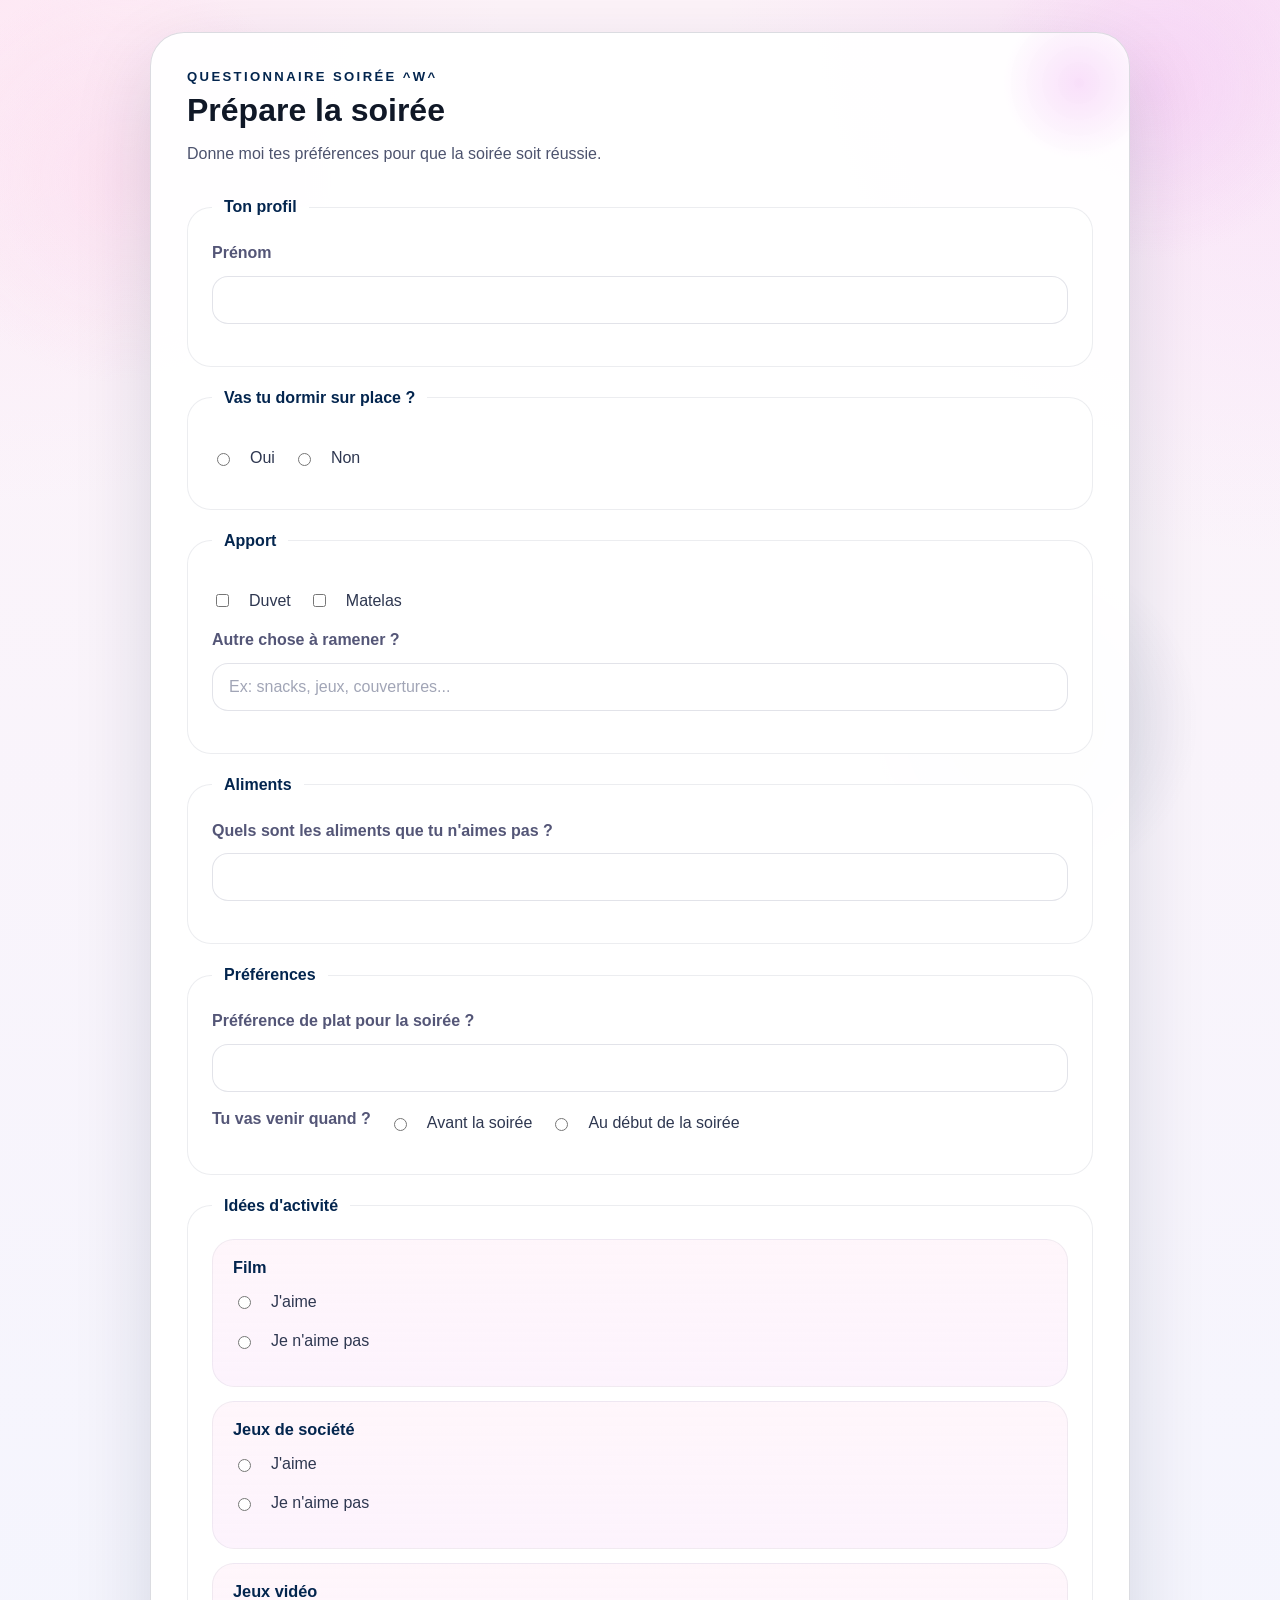
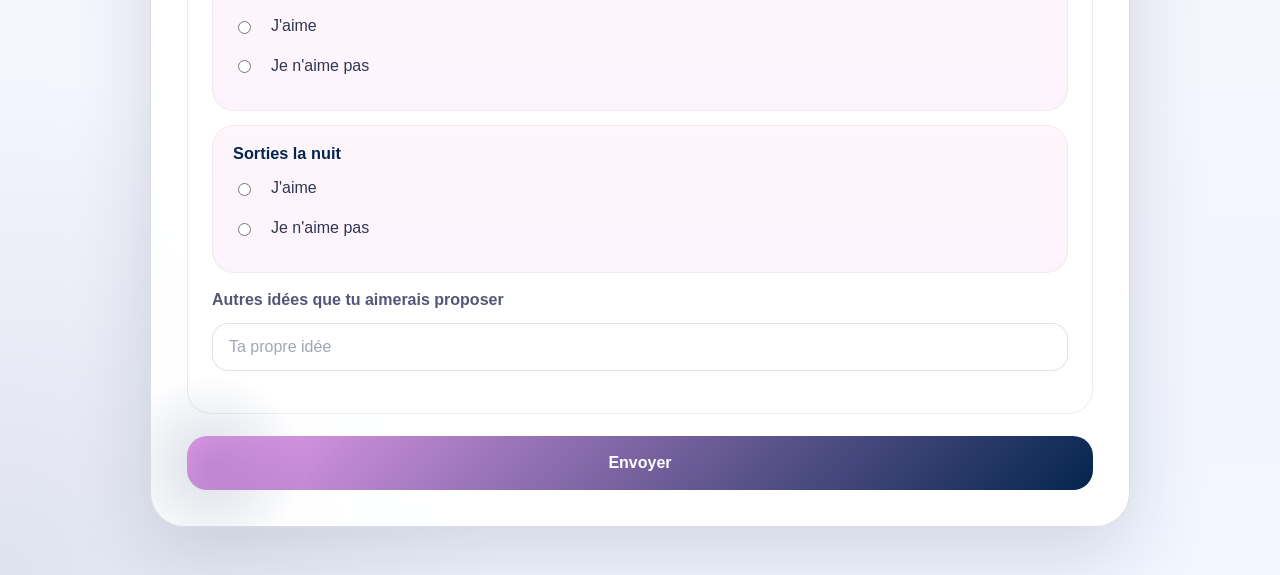
<file: index.html>
<!DOCTYPE html>
<html lang="fr">
<head>
    <meta charset="UTF-8">
    <meta name="viewport" content="width=device-width, initial-scale=1.0">
    <title>Soirée infos</title>
    <link rel="stylesheet" href="soir.css">
</head>
<body>
    <main class="page">
        <form class="card" action="https://formspree.io/f/xzdqkpgq" method="POST">
            <header class="card-header">
                <p class="eyebrow">Questionnaire soirée ^w^</p>
                <h1 id="title_pr">Prépare la soirée</h1>
                <p class="intro">Donne moi tes préférences pour que la soirée soit réussie.</p>
            </header>

            <fieldset>
                <legend>Ton profil</legend>
                <label class="field">
                    <span>Prénom</span>
                    <input type="text" name="prenom_utilisateur" required>
                </label>
            </fieldset>

            <fieldset>
                <legend>Vas tu dormir sur place ?</legend>
                <div class="radio-group">
                    <label><input type="radio" name="dort_sur_place" value="yes"> Oui</label>
                    <label><input type="radio" name="dort_sur_place" value="no"> Non</label>
                </div>
            </fieldset>

            <fieldset>
                <legend>Apport</legend>
                <div class="checkbox-group">
                    <label><input type="checkbox" name="apporte_duvet"> Duvet</label>
                    <label><input type="checkbox" name="apporte_matelas"> Matelas</label>
                </div>
                <label class="field">
                    <span>Autre chose à ramener ?</span>
                    <input type="text" name="autre_apport" placeholder="Ex: snacks, jeux, couvertures...">
                </label>
            </fieldset>

            <fieldset>
                <legend>Aliments</legend>
                <label class="field">
                    <span>Quels sont les aliments que tu n'aimes pas ?</span>
                    <input type="text" name="aliments_non_aimes">
                </label>
            </fieldset>

            <fieldset>
                <legend>Préférences</legend>
                <label class="field">
                    <span>Préférence de plat pour la soirée ?</span>
                    <input type="text" name="preference_plat">
                </label>
                <div class="radio-group">
                    <span>Tu vas venir quand ?</span>
                    <label><input type="radio" name="moment_arrivee" value="avant"> Avant la soirée</label>
                    <label><input type="radio" name="moment_arrivee" value="start"> Au début de la soirée</label>
                </div>
            </fieldset>

            <fieldset>
                <legend>Idées d'activité</legend>
                <div class="activity-group">
                    <div>
                        <h3>Film</h3>
                        <label><input type="radio" name="activite_film" value="oui"> J'aime</label>
                        <label><input type="radio" name="activite_film" value="non"> Je n'aime pas</label>
                    </div>
                    <div>
                        <h3>Jeux de société</h3>
                        <label><input type="radio" name="activite_jeux_societe" value="oui"> J'aime</label>
                        <label><input type="radio" name="activite_jeux_societe" value="non"> Je n'aime pas</label>
                    </div>
                    <div>
                        <h3>Jeux vidéo</h3>
                        <label><input type="radio" name="activite_jeux_video" value="oui"> J'aime</label>
                        <label><input type="radio" name="activite_jeux_video" value="non"> Je n'aime pas</label>
                    </div>
                    <div>
                        <h3>Sorties la nuit</h3>
                        <label><input type="radio" name="activite_sorties_nuit" value="oui"> J'aime</label>
                        <label><input type="radio" name="activite_sorties_nuit" value="non"> Je n'aime pas</label>
                    </div>
                </div>
                <label class="field">
                    <span>Autres idées que tu aimerais proposer</span>
                    <input type="text" name="idee_personnelle_souhaitee" placeholder="Ta propre idée">
                </label>
            </fieldset>

            <button id="button" type="submit">Envoyer</button>
        </form>
    </main>
</body>
</html>
</file>
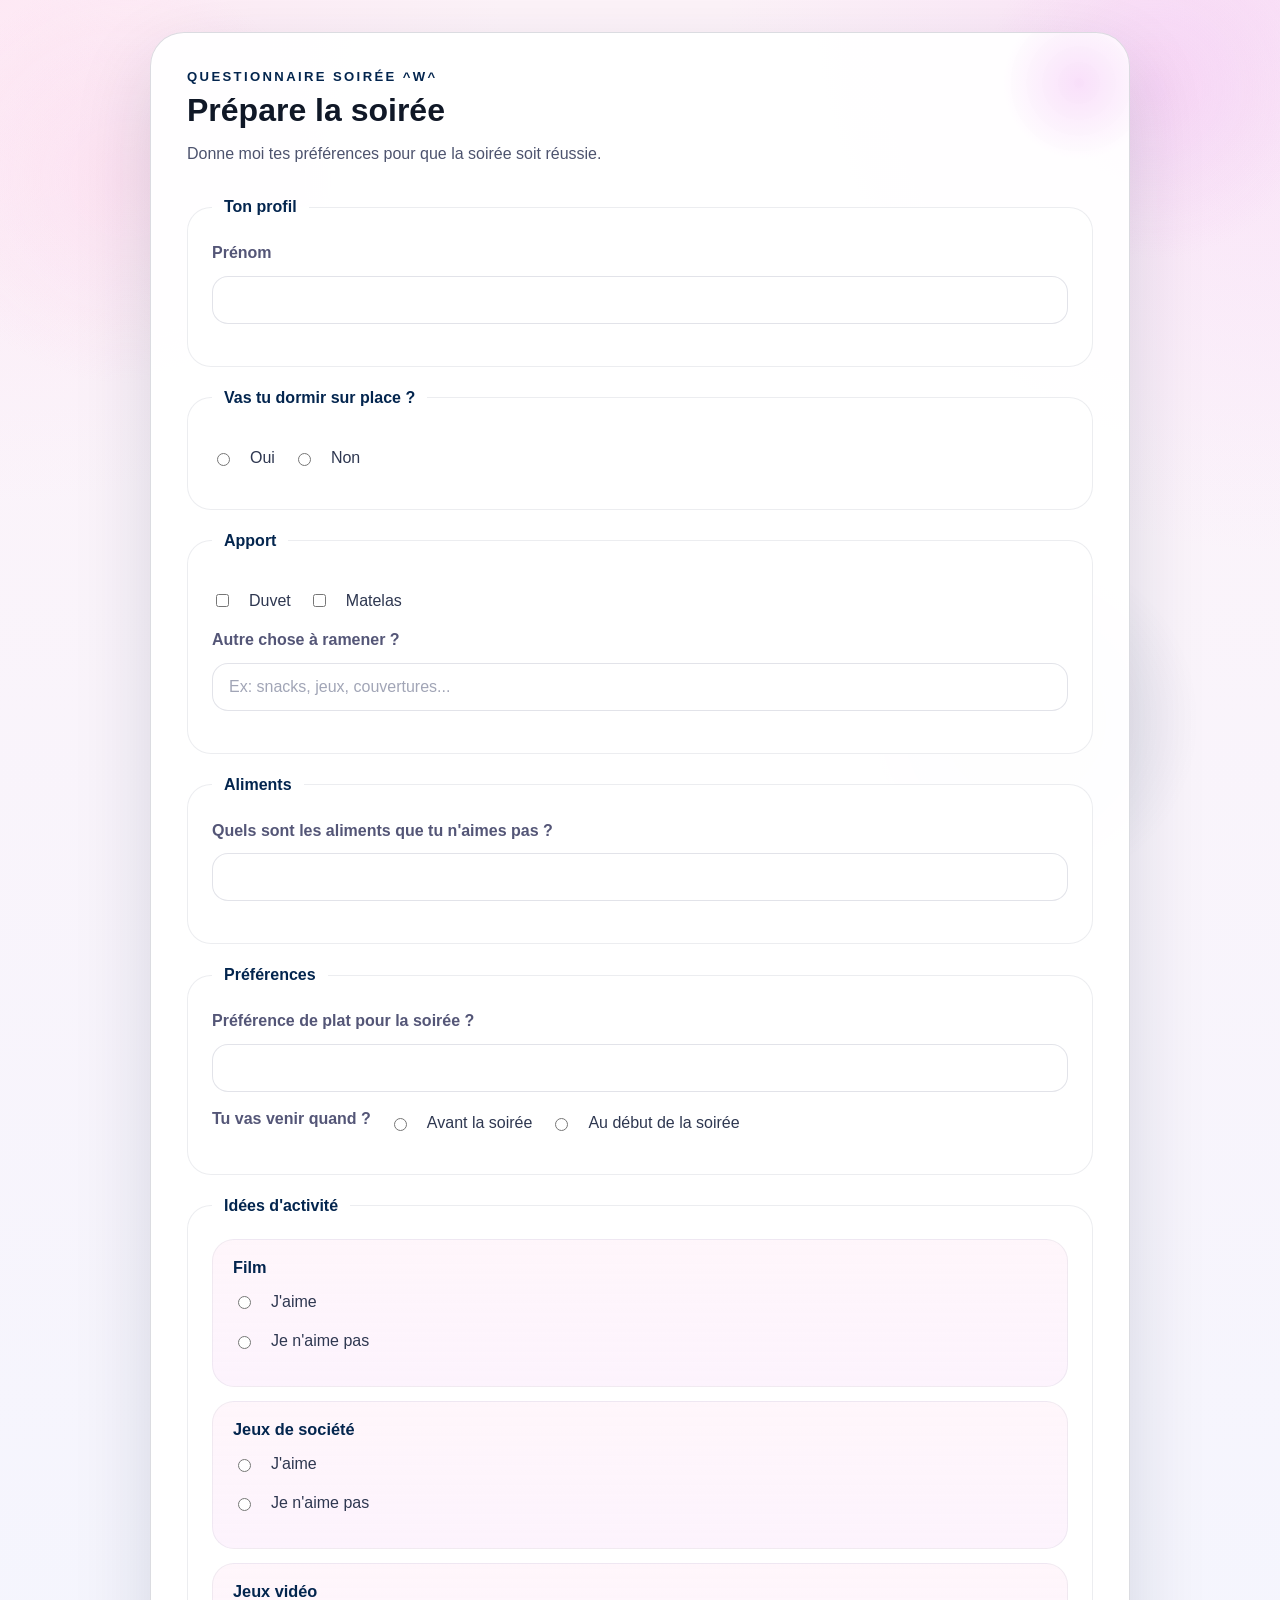
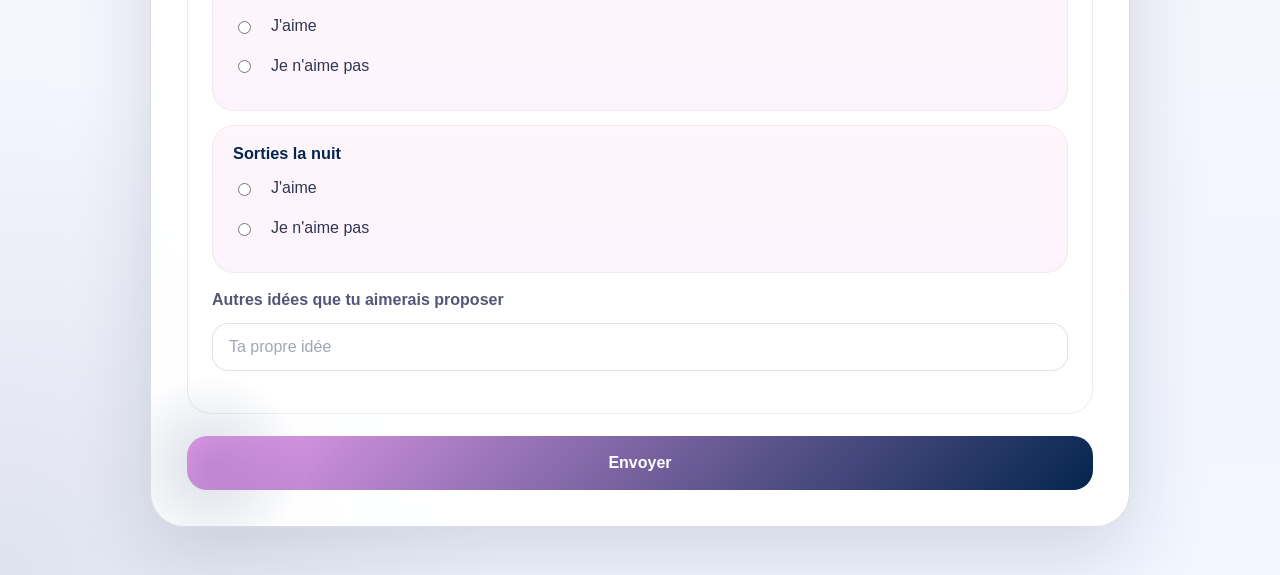
<file: form_soire.html>
<!DOCTYPE html>
<html lang="fr">
<head>
    <meta charset="UTF-8">
    <meta name="viewport" content="width=device-width, initial-scale=1.0">
    <title>Soirée infos</title>
    <link rel="stylesheet" href="soir.css">
</head>
<body>
    <main class="page">
        <form class="card" action="https://formspree.io/f/xzdqkpgq" method="POST">
            <header class="card-header">
                <p class="eyebrow">Questionnaire soirée ^w^</p>
                <h1 id="title_pr">Prépare la soirée</h1>
                <p class="intro">Donne moi tes préférences pour que la soirée soit réussie.</p>
            </header>

            <fieldset>
                <legend>Ton profil</legend>
                <label class="field">
                    <span>Prénom</span>
                    <input type="text" name="prenom" required>
                </label>
            </fieldset>

            <fieldset>
                <legend>Vas tu dormir sur place ?</legend>
                <div class="radio-group">
                    <label><input type="radio" name="dodo" value="yes"> Oui</label>
                    <label><input type="radio" name="dodo" value="no"> Non</label>
                </div>
            </fieldset>

            <fieldset>
                <legend>Apport</legend>
                <div class="checkbox-group">
                    <label><input type="checkbox" name="duvet"> Duvet</label>
                    <label><input type="checkbox" name="matela"> Matelas</label>
                </div>
                <label class="field">
                    <span>Autre chose à ramener ?</span>
                    <input type="text" name="autre_apport" placeholder="Ex: snacks, jeux, couvertures...">
                </label>
            </fieldset>

            <fieldset>
                <legend>Aliments</legend>
                <label class="field">
                    <span>Quels sont les aliments que tu n'aimes pas ?</span>
                    <input type="text" name="No_Aliment">
                </label>
            </fieldset>

            <fieldset>
                <legend>Préférences</legend>
                <label class="field">
                    <span>Préférence de plat pour la soirée ?</span>
                    <input type="text" name="wanted_food">
                </label>
                <div class="radio-group">
                    <span>Tu vas venir quand ?</span>
                    <label><input type="radio" name="when" value="avant"> Avant la soirée</label>
                    <label><input type="radio" name="when" value="start"> Au début de la soirée</label>
                </div>
            </fieldset>

            <fieldset>
                <legend>Idées d'activité</legend>
                <div class="activity-group">
                    <div>
                        <h3>Film</h3>
                        <label><input type="radio" name="idee_film" value="oui"> J'aime</label>
                        <label><input type="radio" name="idee_film" value="non"> Je n'aime pas</label>
                    </div>
                    <div>
                        <h3>Jeux de société</h3>
                        <label><input type="radio" name="idee_jeux_societe" value="oui"> J'aime</label>
                        <label><input type="radio" name="idee_jeux_societe" value="non"> Je n'aime pas</label>
                    </div>
                    <div>
                        <h3>Jeux vidéo</h3>
                        <label><input type="radio" name="idee_jeux_video" value="oui"> J'aime</label>
                        <label><input type="radio" name="idee_jeux_video" value="non"> Je n'aime pas</label>
                    </div>
                    <div>
                        <h3>Sorties la nuit</h3>
                        <label><input type="radio" name="idee_sorties_nuit" value="oui"> J'aime</label>
                        <label><input type="radio" name="idee_sorties_nuit" value="non"> Je n'aime pas</label>
                    </div>
                </div>
                <label class="field">
                    <span>Autres idées que tu aimerais proposer</span>
                    <input type="text" name="idee_personnelle" placeholder="Ta propre idée">
                </label>
            </fieldset>

            <button id="button" type="submit">Envoyer</button>
        </form>
    </main>
</body>
</html>
</file>
<file: soir.css>
:root {
    --pink-linen: #FECEE9;
    --lavender: #EB9FEF;
    --storm: #545677;
    --navy: #03254E;
    --ink: #011C27;
    --surface: rgba(255, 255, 255, 0.94);
    --surface-soft: rgba(255, 255, 255, 0.86);
    --border: rgba(4, 9, 43, 0.14);
    --text: #101827;
}

* {
    box-sizing: border-box;
}

body {
    margin: 0;
    min-height: 100vh;
    font-family: 'Segoe UI', Tahoma, Geneva, Verdana, sans-serif;
    color: var(--text);
    background: radial-gradient(circle at top left, rgba(255, 206, 233, 0.28), transparent 20%),
                radial-gradient(circle at top right, rgba(235, 159, 239, 0.22), transparent 22%),
                radial-gradient(circle at bottom left, rgba(84, 86, 119, 0.12), transparent 20%),
                linear-gradient(180deg, #FDF3F9 0%, #F2F6FF 100%);
}

body::before {
    content: '';
    position: fixed;
    inset: 0;
    background: radial-gradient(circle at 10% 20%, rgba(254, 206, 233, 0.35), transparent 15%),
                radial-gradient(circle at 90% 10%, rgba(235, 159, 239, 0.24), transparent 12%),
                radial-gradient(circle at 80% 80%, rgba(3, 37, 78, 0.12), transparent 14%);
    pointer-events: none;
}

.page {
    position: relative;
    width: min(96vw, 980px);
    margin: 0 auto;
    padding: 32px 0 48px;
    z-index: 1;
}

.card {
    position: relative;
    background: var(--surface);
    border: 1px solid var(--border);
    border-radius: 34px;
    padding: 36px;
    box-shadow: 0 30px 80px rgba(17, 28, 55, 0.14);
    overflow: hidden;
}

.card::before {
    content: '';
    position: absolute;
    top: -40px;
    right: -40px;
    width: 180px;
    height: 180px;
    background: radial-gradient(circle, rgba(235, 159, 239, 0.32), transparent 60%);
    border-radius: 50%;
}

.card::after {
    content: '';
    position: absolute;
    bottom: -40px;
    left: -40px;
    width: 200px;
    height: 200px;
    background: radial-gradient(circle, rgba(3, 37, 78, 0.14), transparent 65%);
    border-radius: 50%;
}

.card-header {
    position: relative;
    margin-bottom: 30px;
    z-index: 1;
}

.eyebrow {
    margin: 0 0 10px;
    font-size: 0.82rem;
    font-weight: 700;
    letter-spacing: 0.18em;
    text-transform: uppercase;
    color: var(--navy);
}

h1 {
    margin: 0 0 12px;
    font-size: clamp(2rem, 2.4vw, 2.8rem);
    line-height: 1.05;
}

.intro {
    margin: 0;
    color: #4D536E;
    max-width: 620px;
    line-height: 1.8;
}

fieldset {
    border: 1px solid rgba(19, 31, 72, 0.08);
    border-radius: 24px;
    padding: 24px;
    margin: 0 0 22px;
    background: var(--surface-soft);
}

legend {
    font-weight: 700;
    padding: 0 12px;
    color: var(--navy);
}

.field {
    display: grid;
    gap: 10px;
    margin-bottom: 18px;
}

.field span,
.radio-group span {
    font-weight: 700;
    color: var(--storm);
}

input[type="text"] {
    width: 100%;
    border: 1px solid rgba(19, 31, 72, 0.12);
    border-radius: 16px;
    padding: 14px 16px;
    font-size: 1rem;
    background: white;
    color: var(--ink);
}

input[type="text"]::placeholder {
    color: rgba(19, 31, 72, 0.4);
}

input[type="radio"], input[type="checkbox"] {
    margin-right: 10px;
}

label {
    display: flex;
    align-items: center;
    gap: 10px;
    margin-bottom: 14px;
    line-height: 1.6;
    color: #2E3750;
}

.radio-group,
.checkbox-group {
    display: flex;
    flex-wrap: wrap;
    gap: 18px;
    margin-top: 14px;
}

.activity-group > div {
    padding: 18px 20px;
    border-radius: 22px;
    background: linear-gradient(180deg, rgba(254, 206, 233, 0.18), rgba(235, 159, 239, 0.12));
    border: 1px solid rgba(84, 86, 119, 0.08);
    margin-bottom: 14px;
}

.activity-group h3 {
    margin: 0 0 12px;
    font-size: 1.02rem;
    color: var(--navy);
}

button#button {
    width: 100%;
    padding: 18px 20px;
    border: none;
    border-radius: 20px;
    background: linear-gradient(135deg, #EB9FEF 0%, #03254E 100%);
    color: white;
    font-size: 1rem;
    font-weight: 700;
    cursor: pointer;
    transition: transform 0.25s ease, box-shadow 0.25s ease;
}

button#button:hover {
    transform: translateY(-2px);
    box-shadow: 0 18px 40px rgba(3, 37, 78, 0.25);
}

@media (max-width: 720px) {
    .page {
        padding: 24px 0 36px;
    }

    .card {
        padding: 26px;
    }

    .radio-group,
    .checkbox-group {
        flex-direction: column;
    }

    .activity-group > div {
        padding: 16px;
    }
}
</file>
